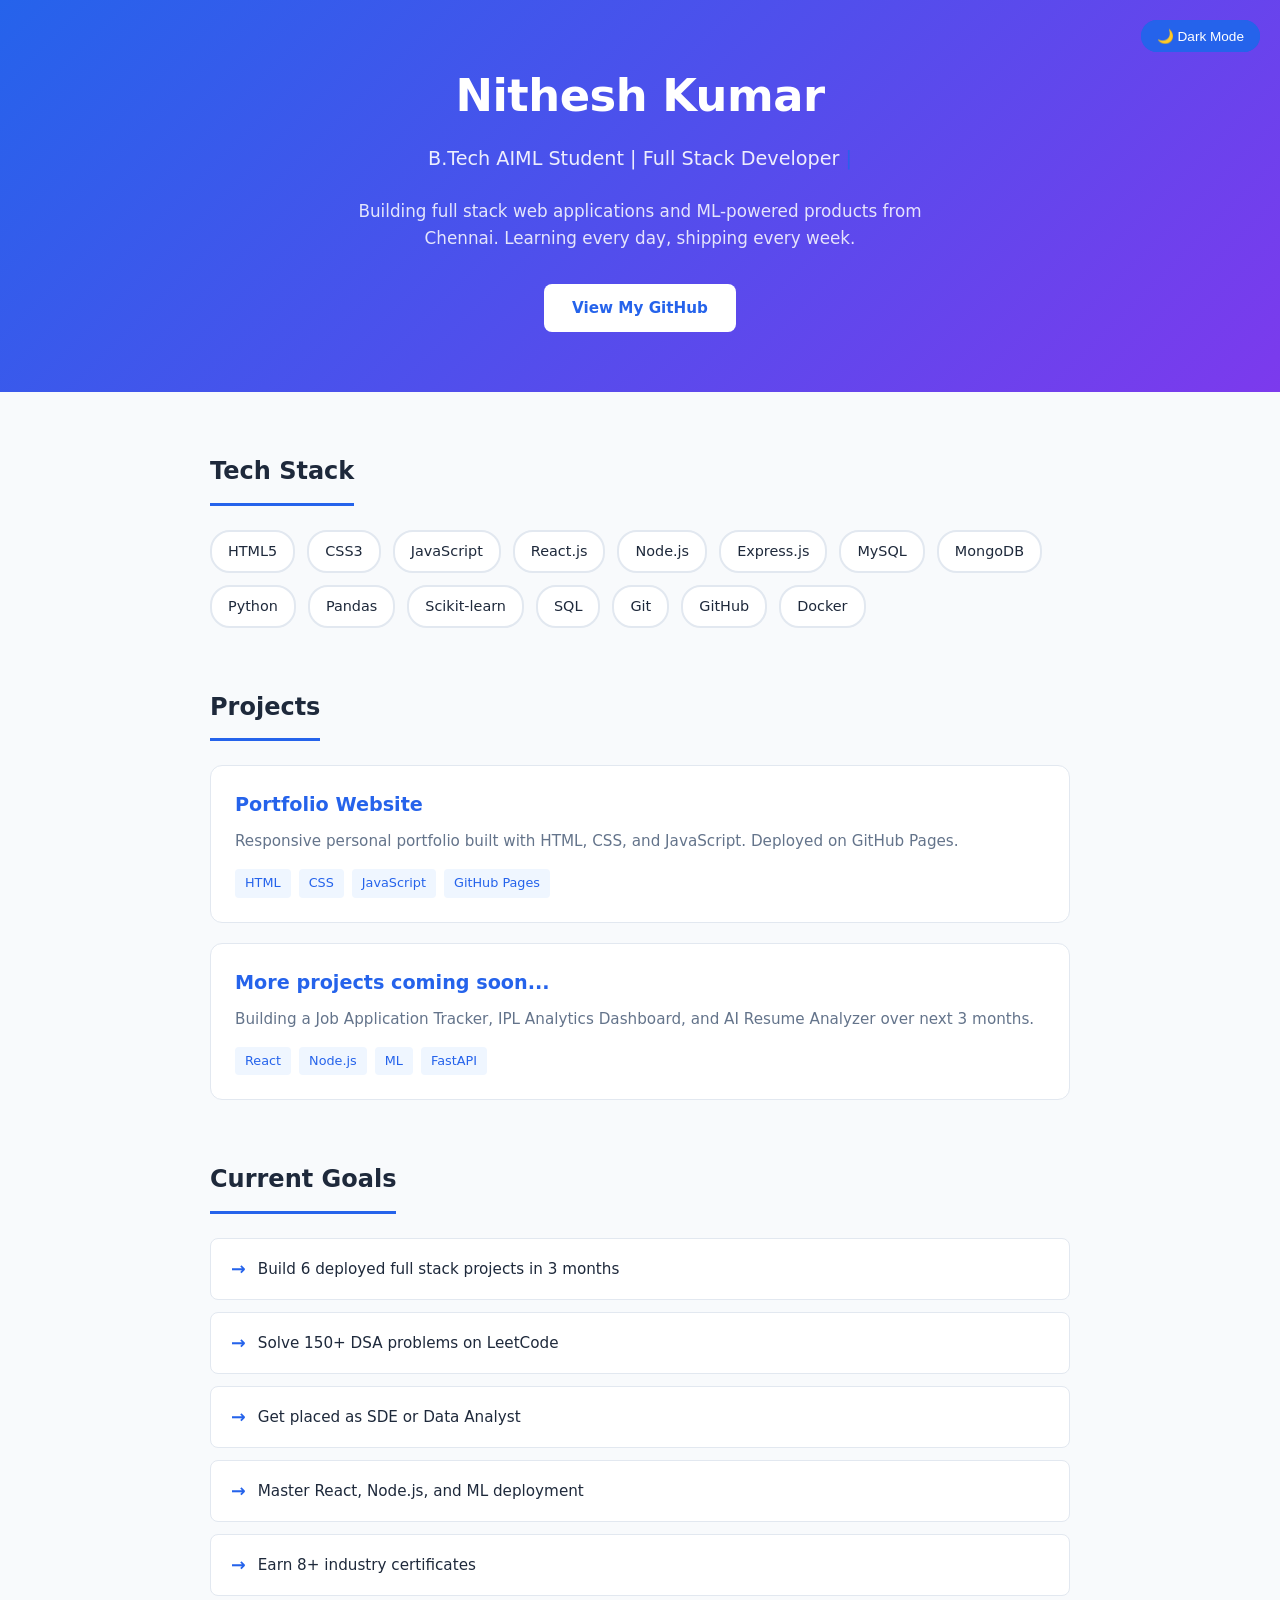
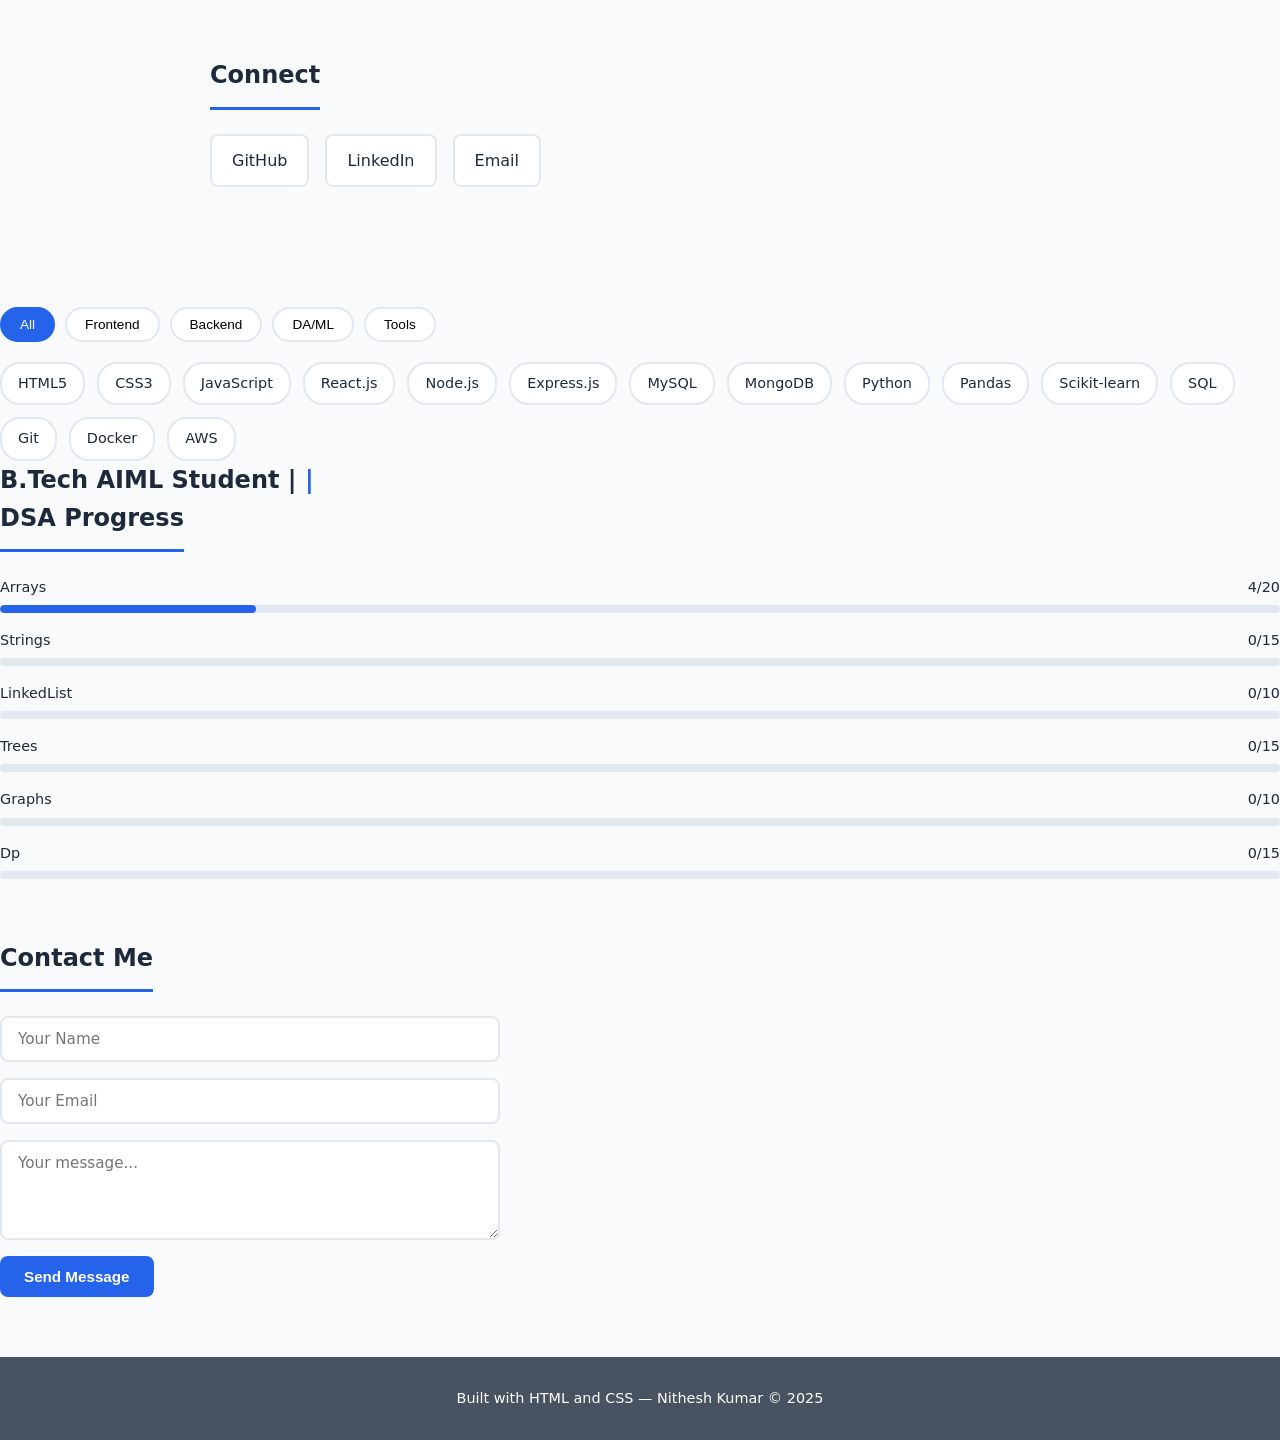
<file: html-css-practice/index.html>
<!DOCTYPE html>
<html lang="en">
  <head>
    <meta charset="UTF-8" />
    <meta name="viewport" content="width=device-width, initial-scale=1.0" />
    <title>Nithesh Kumar — AIML Developer</title>
    <link rel="stylesheet" href="style.css" />
    <script src="script.js" defer></script>
  </head>
  <body>

    <!-- HERO -->
    <div class="hero">
      <h1>Nithesh Kumar</h1>
      <h2>
    B.Tech AIML Student | 
    <span id="typing-text" class="typing"></span>
    <span class="cursor">|</span>
</h2>
      <p>
        Building full stack web applications and ML-powered products 
        from Chennai. Learning every day, shipping every week.
      </p>
      <a href="https://github.com/NitheshKumar-S" class="btn">
        View My GitHub
      </a>
    </div>

    <!-- MAIN CONTENT -->
    <div class="container">

      <!-- SKILLS -->
      <div class="section">
        <h2 class="section-title">Tech Stack</h2>
        <div class="skills-grid">
          <span class="skill-tag">HTML5</span>
          <span class="skill-tag">CSS3</span>
          <span class="skill-tag">JavaScript</span>
          <span class="skill-tag">React.js</span>
          <span class="skill-tag">Node.js</span>
          <span class="skill-tag">Express.js</span>
          <span class="skill-tag">MySQL</span>
          <span class="skill-tag">MongoDB</span>
          <span class="skill-tag">Python</span>
          <span class="skill-tag">Pandas</span>
          <span class="skill-tag">Scikit-learn</span>
          <span class="skill-tag">SQL</span>
          <span class="skill-tag">Git</span>
          <span class="skill-tag">GitHub</span>
          <span class="skill-tag">Docker</span>
        </div>
      </div>

      <!-- PROJECTS -->
      <div class="section">
        <h2 class="section-title">Projects</h2>
        <div class="projects-grid">
          <div class="project-card">
            <h3>Portfolio Website</h3>
            <p>
              Responsive personal portfolio built with HTML, CSS, 
              and JavaScript. Deployed on GitHub Pages.
            </p>
            <div class="project-tags">
              <span class="tag">HTML</span>
              <span class="tag">CSS</span>
              <span class="tag">JavaScript</span>
              <span class="tag">GitHub Pages</span>
            </div>
          </div>

          <div class="project-card">
            <h3>More projects coming soon...</h3>
            <p>
              Building a Job Application Tracker, IPL Analytics 
              Dashboard, and AI Resume Analyzer over next 3 months.
            </p>
            <div class="project-tags">
              <span class="tag">React</span>
              <span class="tag">Node.js</span>
              <span class="tag">ML</span>
              <span class="tag">FastAPI</span>
            </div>
          </div>
        </div>
      </div>

      <!-- GOALS -->
      <div class="section">
        <h2 class="section-title">Current Goals</h2>
        <ul class="goals-list">
          <li>Build 6 deployed full stack projects in 3 months</li>
          <li>Solve 150+ DSA problems on LeetCode</li>
          <li>Get placed as SDE or Data Analyst</li>
          <li>Master React, Node.js, and ML deployment</li>
          <li>Earn 8+ industry certificates</li>
        </ul>
      </div>

      <!-- CONTACT -->
      <div class="section">
        <h2 class="section-title">Connect</h2>
        <div class="contact-links">
          <a href="https://github.com/NitheshKumar-S" class="contact-link">
            GitHub
          </a>
          <a href="https://linkedin.com/in/nithesh-kumar-80517029b" class="contact-link">
            LinkedIn
          </a>
          <a href="mailto:nitheshkumarnks@gmail.com" class="contact-link">
            Email
          </a>
        </div>
      </div>

    </div>

    <button id="dark-toggle" class="dark-btn">🌙 Dark Mode</button>

    <!-- Add this in <head> -->
<script src="script.js" defer></script>

<!-- Add filter buttons above skills grid -->
<div class="filter-buttons">
    <button class="filter-btn active" data-filter="all">All</button>
    <button class="filter-btn" data-filter="frontend">Frontend</button>
    <button class="filter-btn" data-filter="backend">Backend</button>
    <button class="filter-btn" data-filter="data">DA/ML</button>
    <button class="filter-btn" data-filter="tools">Tools</button>
</div>
<div id="skills-container" class="skills-grid"></div>

<!-- Add typing animation in hero -->
<h2>
    B.Tech AIML Student | 
    <span id="typing-text" class="typing"></span>
    <span class="cursor">|</span>
</h2>

<!-- Add dark mode button -->
<button id="dark-toggle" class="dark-btn">🌙 Dark Mode</button>

<!-- Add DSA progress section -->
<div class="section">
    <h2 class="section-title">DSA Progress</h2>
    <div id="progress-container"></div>
</div>

<!-- Add contact form -->
<div class="section">
    <h2 class="section-title">Contact Me</h2>
    <div id="contact-form-container">
        <form id="contact-form">
            <input type="text" id="name" 
                   placeholder="Your Name" required />
            <input type="email" id="email" 
                   placeholder="Your Email" required />
            <textarea id="message" 
                      placeholder="Your message..." 
                      rows="4" required></textarea>
            <button type="submit">Send Message</button>
        </form>
    </div>
</div>

    <footer>
      <p>Built with HTML and CSS — Nithesh Kumar © 2025</p>
    </footer>

  </body>
</html>
</file>
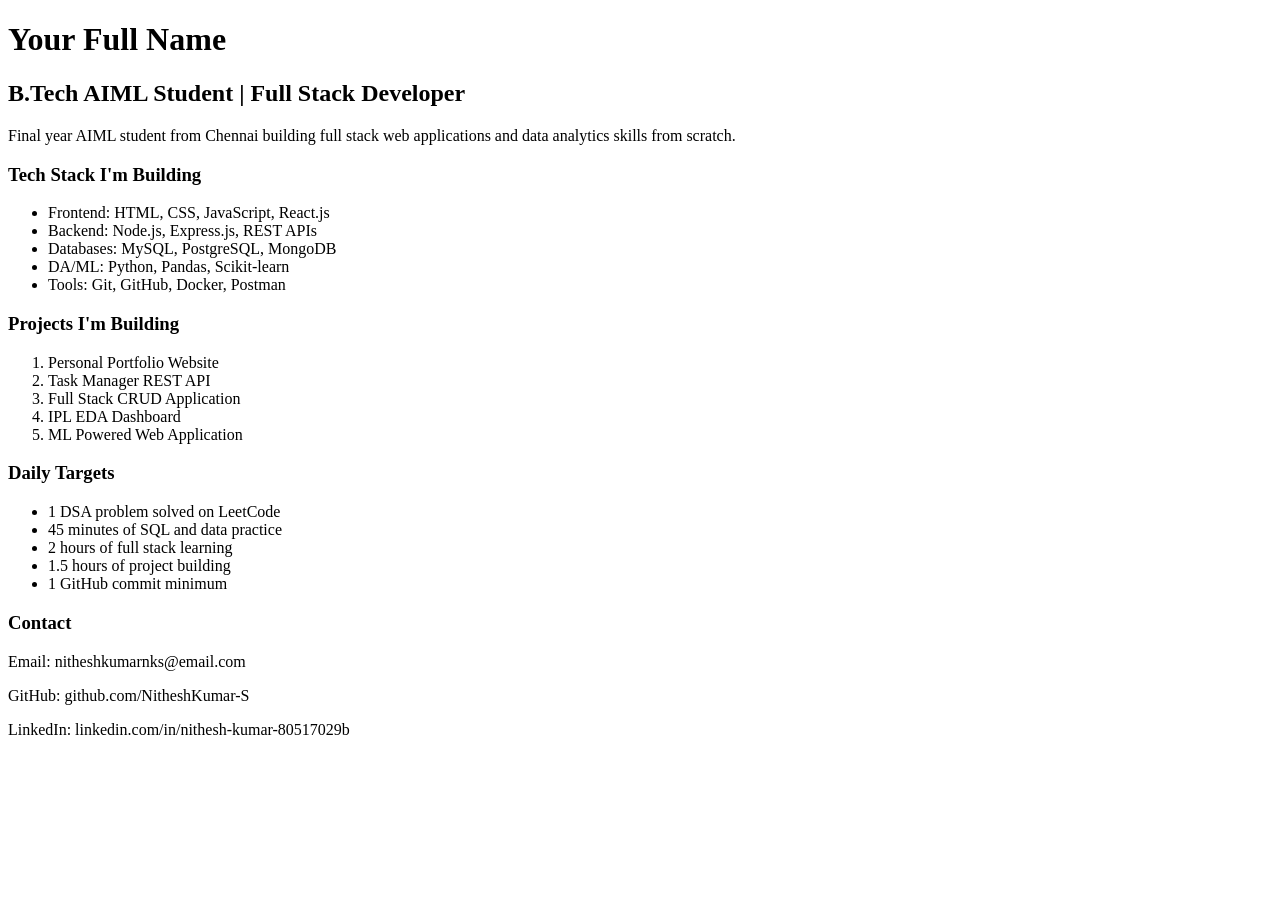
<file: html-learning/index.html>
<!DOCTYPE html>
<html lang="en">
  <head>
    <meta charset="UTF-8" />
    <meta name="viewport" content="width=device-width, initial-scale=1.0" />
    <title>Your Name — AIML Developer</title>
  </head>
  <body>

    <h1>Your Full Name</h1>
    <h2>B.Tech AIML Student | Full Stack Developer</h2>

    <p>
      Final year AIML student from Chennai building full stack 
      web applications and data analytics skills from scratch.
    </p>

    <h3>Tech Stack I'm Building</h3>
    <ul>
      <li>Frontend: HTML, CSS, JavaScript, React.js</li>
      <li>Backend: Node.js, Express.js, REST APIs</li>
      <li>Databases: MySQL, PostgreSQL, MongoDB</li>
      <li>DA/ML: Python, Pandas, Scikit-learn</li>
      <li>Tools: Git, GitHub, Docker, Postman</li>
    </ul>

    <h3>Projects I'm Building</h3>
    <ol>
      <li>Personal Portfolio Website</li>
      <li>Task Manager REST API</li>
      <li>Full Stack CRUD Application</li>
      <li>IPL EDA Dashboard</li>
      <li>ML Powered Web Application</li>
    </ol>

    <h3>Daily Targets</h3>
    <ul>
      <li>1 DSA problem solved on LeetCode</li>
      <li>45 minutes of SQL and data practice</li>
      <li>2 hours of full stack learning</li>
      <li>1.5 hours of project building</li>
      <li>1 GitHub commit minimum</li>
    </ul>

    <h3>Contact</h3>
    <p>Email: nitheshkumarnks@email.com</p>
    <p>GitHub: github.com/NitheshKumar-S</p>
    <p>LinkedIn: linkedin.com/in/nithesh-kumar-80517029b</p>

  </body>
</html>
</file>
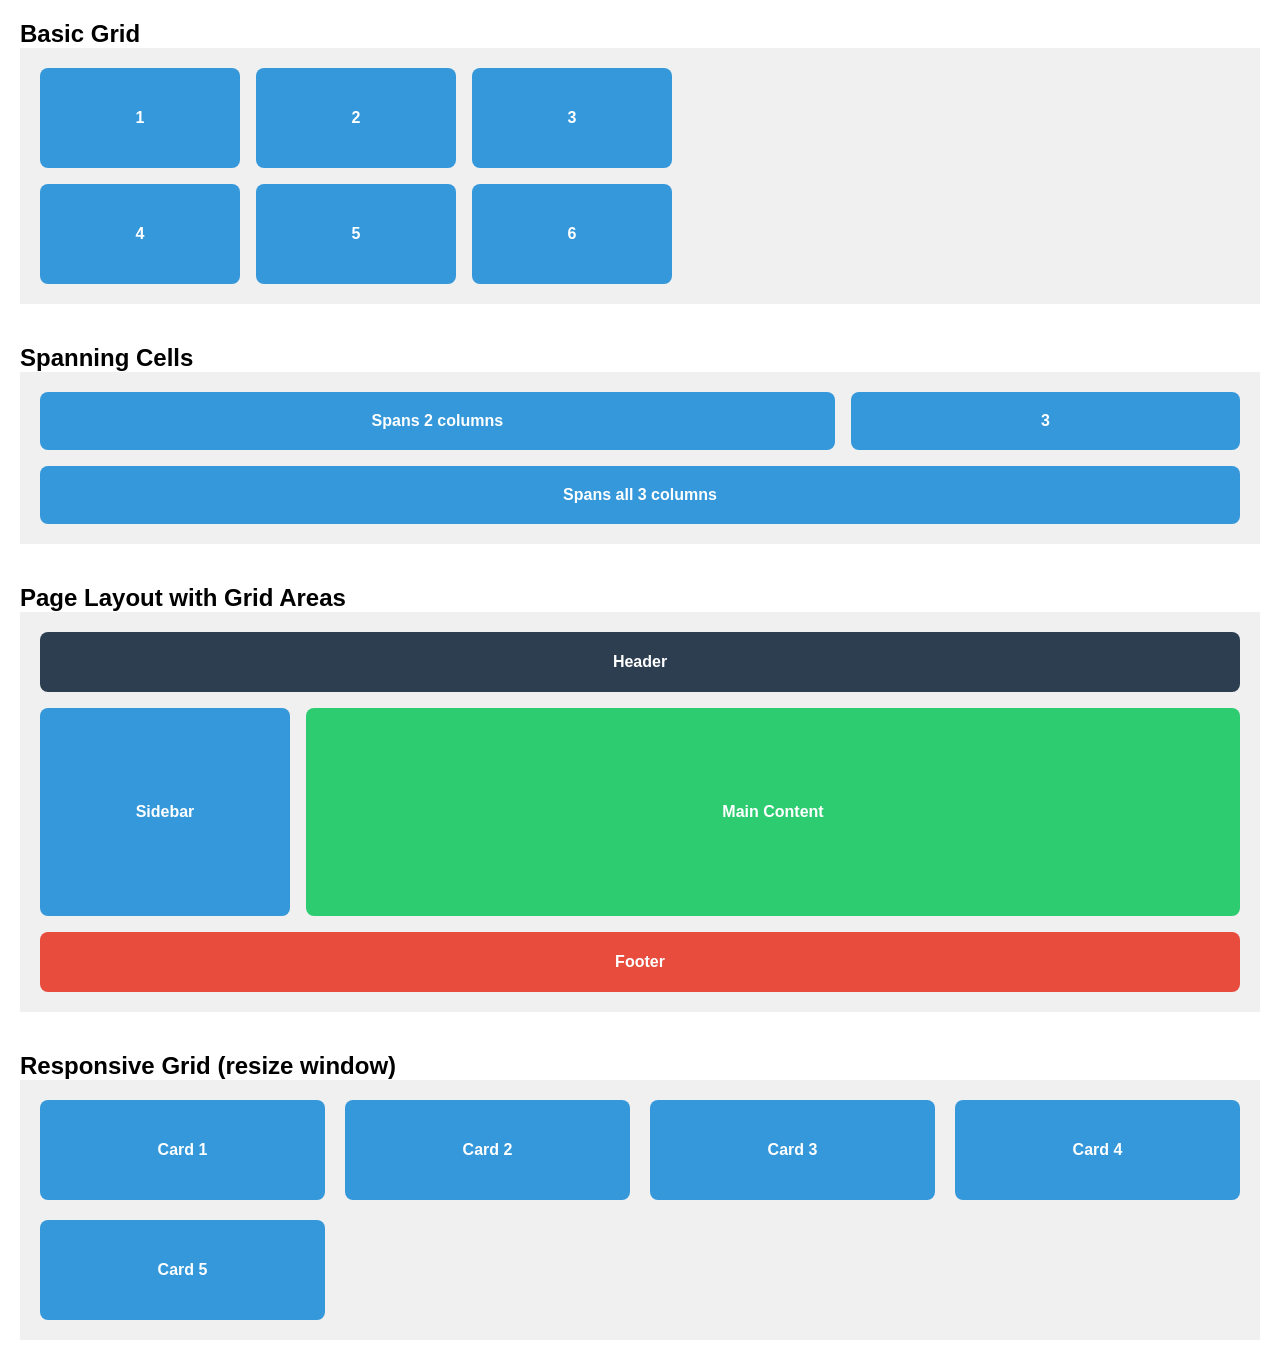
<file: html-css-practice/grid-practice.html>
<!DOCTYPE html>
<html lang="en">
<head>
  <meta charset="UTF-8" />
  <title>CSS Grid Practice</title>
  <style>
    * { box-sizing: border-box; margin: 0; padding: 0; }
    body { font-family: sans-serif; padding: 20px; }

    /* ========================
       GRID BASICS
       ======================== */
    .grid-basic {
      display: grid;
      
      /* Define columns */
      grid-template-columns: 200px 200px 200px;  /* 3 fixed columns */
      /* grid-template-columns: 1fr 1fr 1fr; */  /* 3 equal columns */
      /* grid-template-columns: repeat(3, 1fr); */ /* same thing */
      /* grid-template-columns: 200px 1fr 200px; */ /* sidebar layout */
      
      /* Define rows */
      grid-template-rows: 100px 100px;
      /* grid-template-rows: auto auto; */ /* fit content */
      
      /* Gap */
      gap: 16px;                /* row and column gap */
      /* row-gap: 16px; */
      /* column-gap: 20px; */
      
      background: #f0f0f0;
      padding: 20px;
      margin-bottom: 40px;
    }

    .grid-item {
      background: #3498db;
      color: white;
      padding: 20px;
      border-radius: 8px;
      display: flex;
      align-items: center;
      justify-content: center;
      font-weight: bold;
    }

    /* ========================
       SPANNING CELLS
       ======================== */
    .grid-span {
      display: grid;
      grid-template-columns: repeat(3, 1fr);
      gap: 16px;
      padding: 20px;
      background: #f0f0f0;
      margin-bottom: 40px;
    }

    .span-2-cols {
      grid-column: span 2;  /* takes 2 columns */
    }

    .span-full {
      grid-column: 1 / -1;  /* spans all columns */
    }

    /* ========================
       PAGE LAYOUT WITH GRID
       ======================== */
    .page-layout {
      display: grid;
      grid-template-columns: 250px 1fr;
      grid-template-rows: 60px 1fr 60px;
      grid-template-areas:
        "header  header"
        "sidebar main"
        "footer  footer";
      gap: 16px;
      height: 400px;
      padding: 20px;
      background: #f0f0f0;
      margin-bottom: 40px;
    }

    .area-header  { grid-area: header;  background: #2c3e50; }
    .area-sidebar { grid-area: sidebar; background: #3498db; }
    .area-main    { grid-area: main;    background: #2ecc71; }
    .area-footer  { grid-area: footer;  background: #e74c3c; }

    .page-layout > div {
      border-radius: 8px;
      display: flex;
      align-items: center;
      justify-content: center;
      color: white;
      font-weight: bold;
    }

    /* ========================
       RESPONSIVE GRID
       ======================== */
    .responsive-grid {
      display: grid;
      /* auto-fit fills as many columns as possible */
      /* minmax sets min 250px, max fills remaining space */
      grid-template-columns: repeat(auto-fit, minmax(250px, 1fr));
      gap: 20px;
      padding: 20px;
      background: #f0f0f0;
    }

    /* This grid automatically adjusts columns based on screen width */
    /* No media queries needed */
  </style>
</head>
<body>

  <h2>Basic Grid</h2>
  <div class="grid-basic">
    <div class="grid-item">1</div>
    <div class="grid-item">2</div>
    <div class="grid-item">3</div>
    <div class="grid-item">4</div>
    <div class="grid-item">5</div>
    <div class="grid-item">6</div>
  </div>

  <h2>Spanning Cells</h2>
  <div class="grid-span">
    <div class="grid-item span-2-cols">Spans 2 columns</div>
    <div class="grid-item">3</div>
    <div class="grid-item span-full">Spans all 3 columns</div>
  </div>

  <h2>Page Layout with Grid Areas</h2>
  <div class="page-layout">
    <div class="area-header">Header</div>
    <div class="area-sidebar">Sidebar</div>
    <div class="area-main">Main Content</div>
    <div class="area-footer">Footer</div>
  </div>

  <h2>Responsive Grid (resize window)</h2>
  <div class="responsive-grid">
    <div class="grid-item" style="height:100px">Card 1</div>
    <div class="grid-item" style="height:100px">Card 2</div>
    <div class="grid-item" style="height:100px">Card 3</div>
    <div class="grid-item" style="height:100px">Card 4</div>
    <div class="grid-item" style="height:100px">Card 5</div>
  </div>

</body>
</html>
</file>
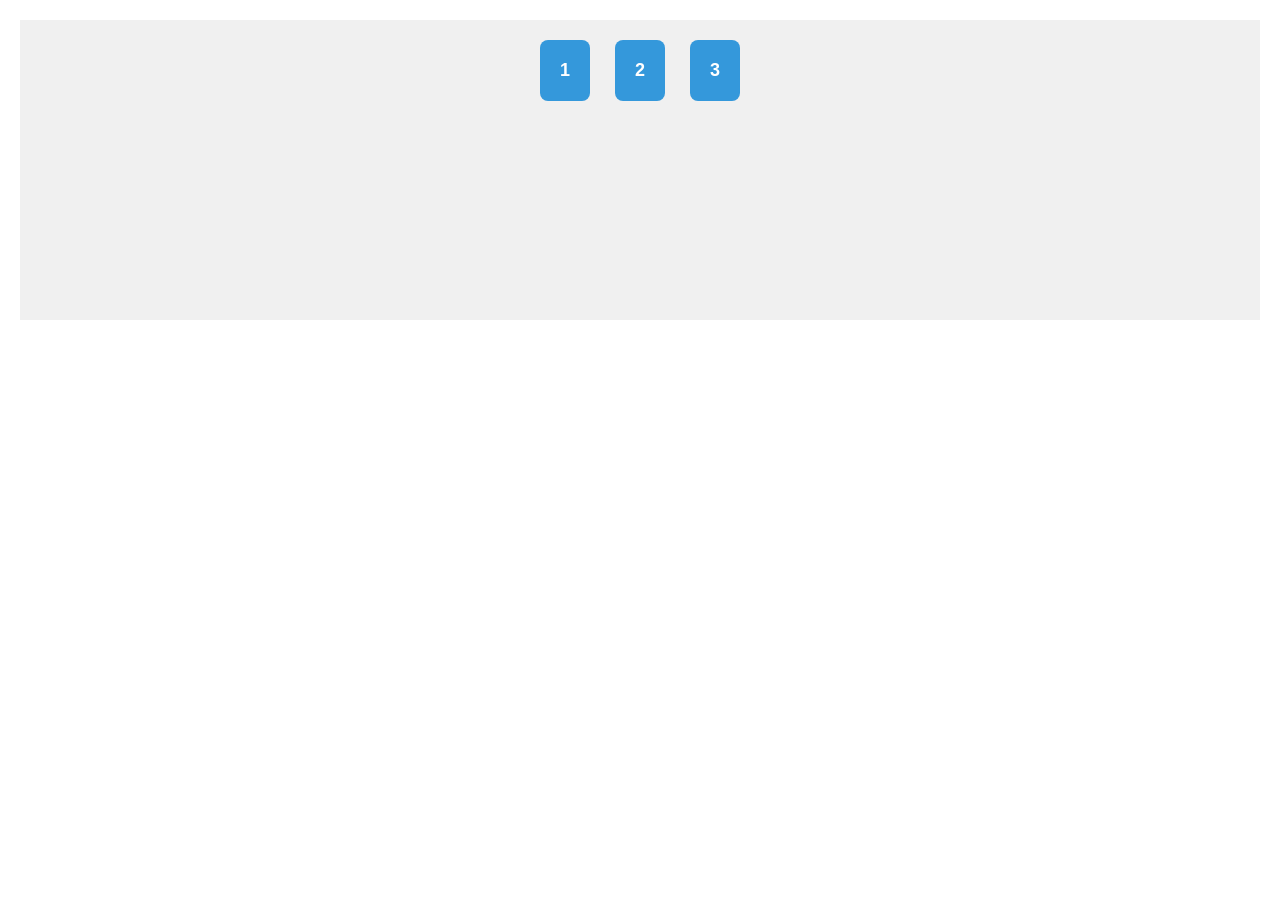
<file: html-learning/Flexbox-practice.html>
<!DOCTYPE html>
<html lang="en">
<head>
  <meta charset="UTF-8" />
  <title>Flexbox Practice</title>
  <style>
    * { box-sizing: border-box; margin: 0; padding: 0; }
    body { font-family: sans-serif; padding: 20px; }
    
    /* ================================
       FLEXBOX CONTAINER PROPERTIES
       ================================ */
    
    .container {
      display: flex;              /* Activates flexbox */
      
      /* Direction */
      flex-direction: row;        /* default — horizontal */
      /* flex-direction: column; */  /* vertical */
      /* flex-direction: row-reverse; */
      /* flex-direction: column-reverse; */
      
      /* Wrapping */
      flex-wrap: nowrap;          /* default — no wrap */
      /* flex-wrap: wrap; */      /* wraps to next line */
      
      /* Shorthand */
      /* flex-flow: row wrap; */
      
      /* Alignment on MAIN axis (horizontal if row) */
      /* justify-content: flex-start;   default */
      /* justify-content: flex-end; */
      justify-content: center;
      /* justify-content: space-between; */ /* equal space between */
      /* justify-content: space-around; */  /* equal space around */
      /* justify-content: space-evenly; */  /* perfectly equal space */
      
      /* Alignment on CROSS axis (vertical if row) */
      /* align-items: stretch;      default — fill height */
      align-items: flex-start;
      /* align-items: flex-end; */
      /* align-items: center; */
      
      /* Gap between items */
      gap: 25px;
      
      height: 300px;
      background: #f0f0f0;
      padding: 20px;
    }
    
    .item {
      background: #3498db;
      color: white;
      padding: 20px;
      border-radius: 8px;
      font-size: 18px;
      font-weight: bold;
    }
    
    /* ================================
       FLEXBOX ITEM PROPERTIES
       ================================ */
    
    .item-grow {
      flex-grow: 1;      /* takes remaining space */
    }
    
    .item-shrink {
      flex-shrink: 0;    /* never shrinks */
    }
    
    .item-basis {
      flex-basis: 200px; /* starting size */
    }
    
    /* Shorthand: flex: grow shrink basis */
    .item-flex {
      flex: 1;           /* flex: 1 1 0 */
    }
    
    /* Self alignment — overrides align-items */
    .item-self {
      align-self: flex-end;
    }
    
    /* Order — change visual order without changing HTML */
    .item-order {
      order: -1;         /* moves to front */
    }
  </style>
</head>
<body>
  <div class="container">
    <div class="item">1</div>
    <div class="item">2</div>
    <div class="item">3</div>
  </div>
</body>
</html>
</file>
<file: html-css-practice/style.css>
/* ========================
   RESET + BASE STYLES
   ======================== */
* {
  margin: 0;
  padding: 0;
  box-sizing: border-box;
}

:root {
  --primary: #2563eb;
  --primary-dark: #1d4ed8;
  --secondary: #7c3aed;
  --text-dark: #1e293b;
  --text-light: #64748b;
  --bg: #f8fafc;
  --white: #ffffff;
  --border: #e2e8f0;
  --success: #10b981;
}

body {
  font-family: 'Segoe UI', system-ui, sans-serif;
  background-color: var(--bg);
  color: var(--text-dark);
  line-height: 1.6;
}

/* ========================
   HEADER / HERO
   ======================== */
.hero {
  background: linear-gradient(135deg, var(--primary), var(--secondary));
  color: var(--white);
  padding: 60px 20px;
  text-align: center;
}

.hero h1 {
  font-size: 2.8rem;
  font-weight: 700;
  margin-bottom: 12px;
  letter-spacing: -0.5px;
}

.hero h2 {
  font-size: 1.2rem;
  font-weight: 400;
  opacity: 0.9;
  margin-bottom: 24px;
}

.hero p {
  max-width: 600px;
  margin: 0 auto 32px;
  opacity: 0.85;
  font-size: 1.05rem;
}

.btn {
  display: inline-block;
  background: var(--white);
  color: var(--primary);
  padding: 12px 28px;
  border-radius: 8px;
  text-decoration: none;
  font-weight: 600;
  font-size: 0.95rem;
  transition: transform 0.2s, box-shadow 0.2s;
}

.btn:hover {
  transform: translateY(-2px);
  box-shadow: 0 8px 20px rgba(0,0,0,0.15);
}

/* ========================
   MAIN CONTAINER
   ======================== */
.container {
  max-width: 900px;
  margin: 0 auto;
  padding: 60px 20px;
}

/* ========================
   SECTIONS
   ======================== */
.section {
  margin-bottom: 60px;
}

.section-title {
  font-size: 1.5rem;
  font-weight: 700;
  color: var(--text-dark);
  margin-bottom: 24px;
  padding-bottom: 12px;
  border-bottom: 3px solid var(--primary);
  display: inline-block;
}

/* ========================
   SKILLS GRID
   ======================== */
.skills-grid {
  display: flex;
  flex-wrap: wrap;
  gap: 12px;
}

.skill-tag {
  background: var(--white);
  border: 2px solid var(--border);
  color: var(--text-dark);
  padding: 8px 16px;
  border-radius: 20px;
  font-size: 0.9rem;
  font-weight: 500;
  transition: all 0.2s;
}

.skill-tag:hover {
  border-color: var(--primary);
  color: var(--primary);
  transform: translateY(-2px);
}

/* ========================
   PROJECT CARDS
   ======================== */
.projects-grid {
  display: flex;
  flex-direction: column;
  gap: 20px;
}

.project-card {
  background: var(--white);
  border: 1px solid var(--border);
  border-radius: 12px;
  padding: 24px;
  transition: box-shadow 0.2s, transform 0.2s;
}

.project-card:hover {
  box-shadow: 0 8px 24px rgba(0,0,0,0.08);
  transform: translateY(-3px);
}

.project-card h3 {
  font-size: 1.2rem;
  color: var(--primary);
  margin-bottom: 8px;
}

.project-card p {
  color: var(--text-light);
  margin-bottom: 16px;
  font-size: 0.95rem;
}

.project-tags {
  display: flex;
  gap: 8px;
  flex-wrap: wrap;
}

.tag {
  background: #eff6ff;
  color: var(--primary);
  padding: 4px 10px;
  border-radius: 4px;
  font-size: 0.8rem;
  font-weight: 500;
}

/* ========================
   GOALS LIST
   ======================== */
.goals-list {
  list-style: none;
  display: flex;
  flex-direction: column;
  gap: 12px;
}

.goals-list li {
  display: flex;
  align-items: center;
  gap: 12px;
  background: var(--white);
  padding: 16px 20px;
  border-radius: 8px;
  border: 1px solid var(--border);
  font-size: 0.95rem;
}

.goals-list li::before {
  content: "→";
  color: var(--primary);
  font-weight: bold;
  font-size: 1.1rem;
}

/* ========================
   CONTACT
   ==================== ==== */
.contact-links {
  display: flex;
  gap: 16px;
  flex-wrap: wrap;
}

.contact-link {
  display: flex;
  align-items: center;
  gap: 8px;
  background: var(--white);
  border: 2px solid var(--border);
  padding: 12px 20px;
  border-radius: 8px;
  text-decoration: none;
  color: var(--text-dark);
  font-weight: 500;
  transition: all 0.2s;
}

.contact-link:hover {
  border-color: var(--primary);
  color: var(--primary);
}

/* ========================
   FOOTER
   ======================== */
footer {
  text-align: center;
  padding: 30px;
  background: var(--text-dark);
  color: var(--white);
  font-size: 0.9rem;
  opacity: 0.8;
}

/* Filter buttons */
.filter-buttons {
    display: flex;
    gap: 10px;
    flex-wrap: wrap;
    margin-bottom: 20px;
}

.filter-btn {
    padding: 8px 18px;
    border: 2px solid var(--border);
    background: var(--white);
    border-radius: 20px;
    cursor: pointer;
    font-size: 0.85rem;
    font-weight: 500;
    transition: all 0.2s;
}

.filter-btn.active,
.filter-btn:hover {
    background: var(--primary);
    color: white;
    border-color: var(--primary);
}

/* Typing animation */
.typing { color: var(--white); }
.cursor {
    animation: blink 1s infinite;
    color: var(--primary);
}
@keyframes blink {
    0%, 100% { opacity: 1; }
    50% { opacity: 0; }
}

/* Dark mode */
.dark {
    background: #0f172a;
    color: #e2e8f0;
}
.dark .project-card,
.dark .skill-tag { background: #1e293b; border-color: #334155; }

.dark-btn {
    position: fixed;
    top: 20px;
    right: 20px;
    padding: 8px 16px;
    background: var(--primary);
    color: white;
    border: none;
    border-radius: 20px;
    cursor: pointer;
    z-index: 1000;
    font-size: 0.85rem;
}

/* Progress bars */
.progress-item { margin-bottom: 16px; }
.progress-header {
    display: flex;
    justify-content: space-between;
    margin-bottom: 6px;
    font-size: 0.9rem;
    font-weight: 500;
    text-transform: capitalize;
}
.progress-bar {
    height: 8px;
    background: var(--border);
    border-radius: 4px;
    overflow: hidden;
}
.progress-fill {
    height: 100%;
    background: var(--primary);
    border-radius: 4px;
    transition: width 1s ease;
}

/* Contact form */
#contact-form {
    display: flex;
    flex-direction: column;
    gap: 16px;
    max-width: 500px;
}
#contact-form input,
#contact-form textarea {
    padding: 12px 16px;
    border: 2px solid var(--border);
    border-radius: 8px;
    font-size: 0.95rem;
    outline: none;
    transition: border-color 0.2s;
    font-family: inherit;
}
#contact-form input:focus,
#contact-form textarea:focus {
    border-color: var(--primary);
}
#contact-form button {
    padding: 12px 24px;
    background: var(--primary);
    color: white;
    border: none;
    border-radius: 8px;
    font-size: 0.95rem;
    font-weight: 600;
    cursor: pointer;
    transition: background 0.2s;
    align-self: flex-start;
}
#contact-form button:hover {
    background: var(--primary-dark);
}

/* Alert notifications */
.alert {
    position: fixed;
    bottom: 30px;
    right: 30px;
    padding: 14px 24px;
    border-radius: 8px;
    font-weight: 500;
    z-index: 9999;
    animation: slideIn 0.3s ease;
}
.alert-success { background: #10b981; color: white; }
.alert-error   { background: #ef4444; color: white; }
@keyframes slideIn {
    from { transform: translateX(100px); opacity: 0; }
    to   { transform: translateX(0); opacity: 1; }
}

/* Scroll animations */
.section {
    opacity: 0;
    transform: translateY(20px);
    transition: opacity 0.5s, transform 0.5s;
}
.section.visible {
    opacity: 1;
    transform: translateY(0);
}
</file>
